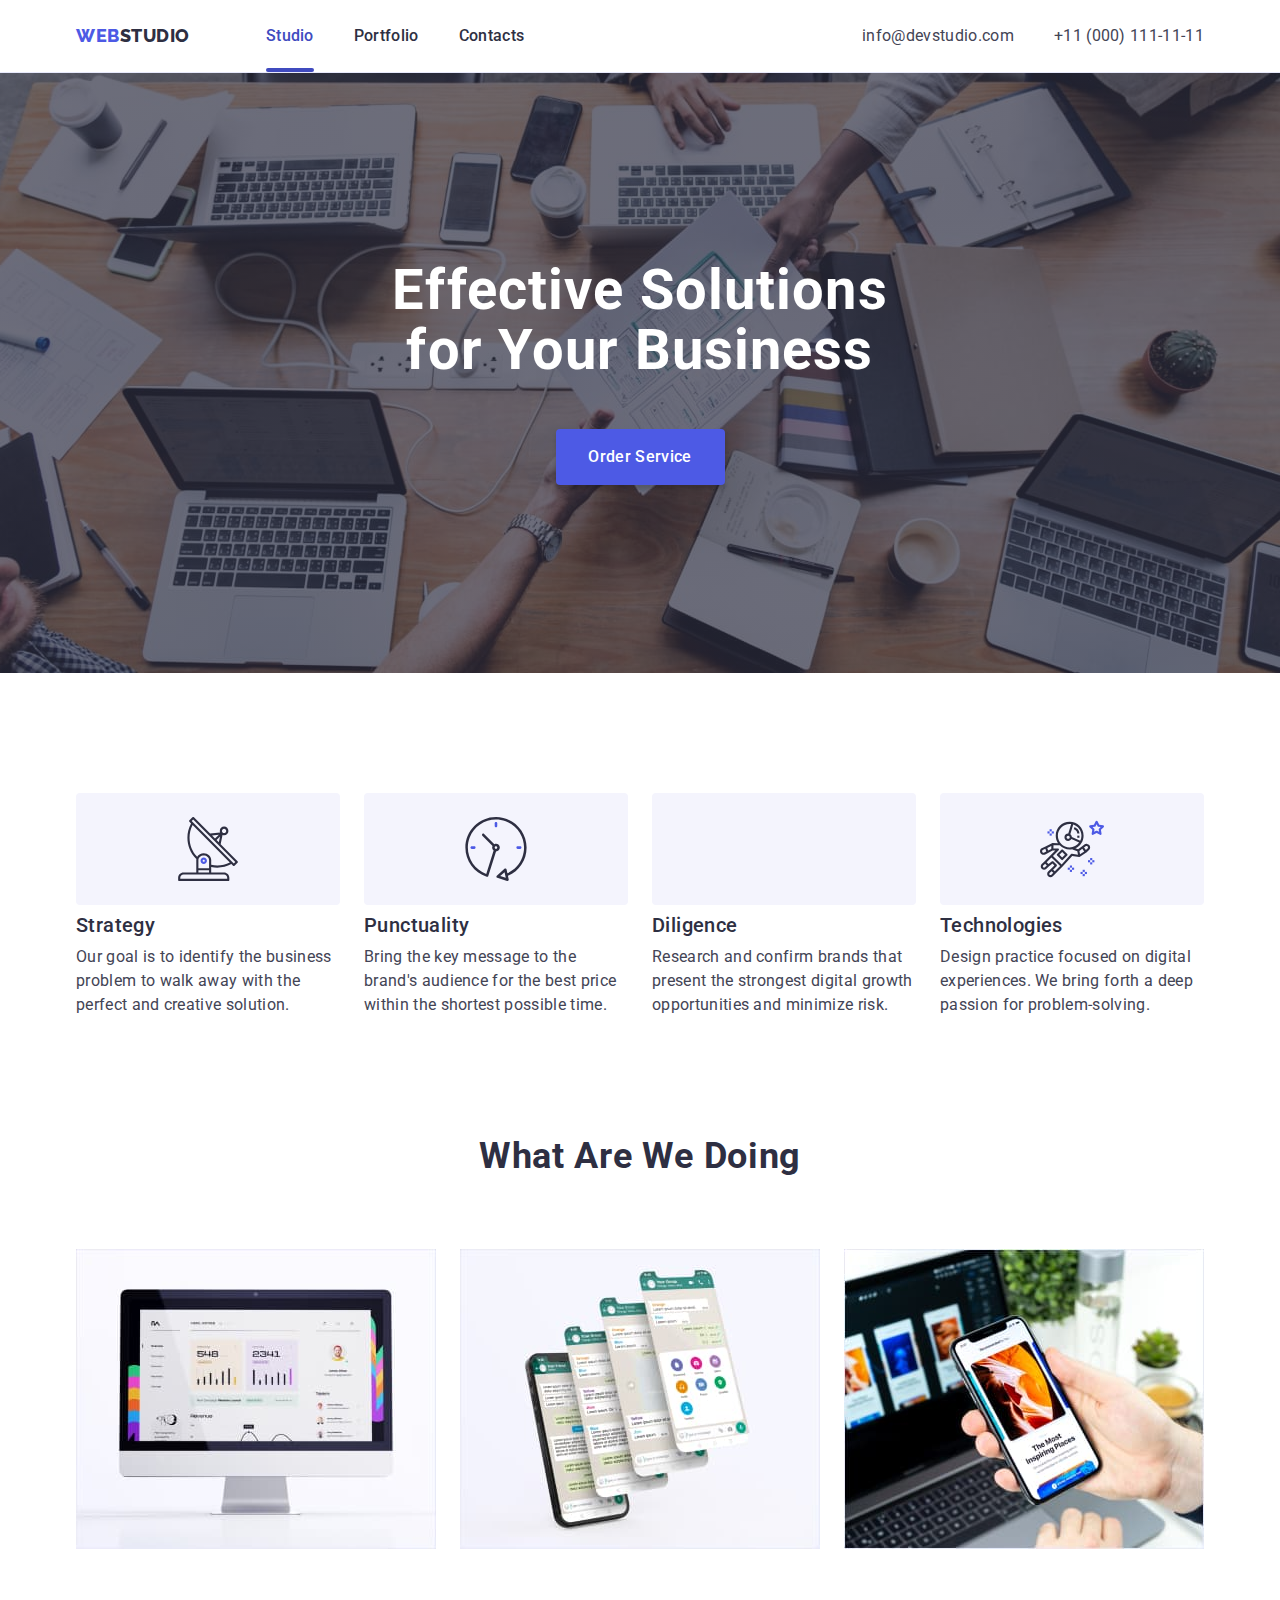
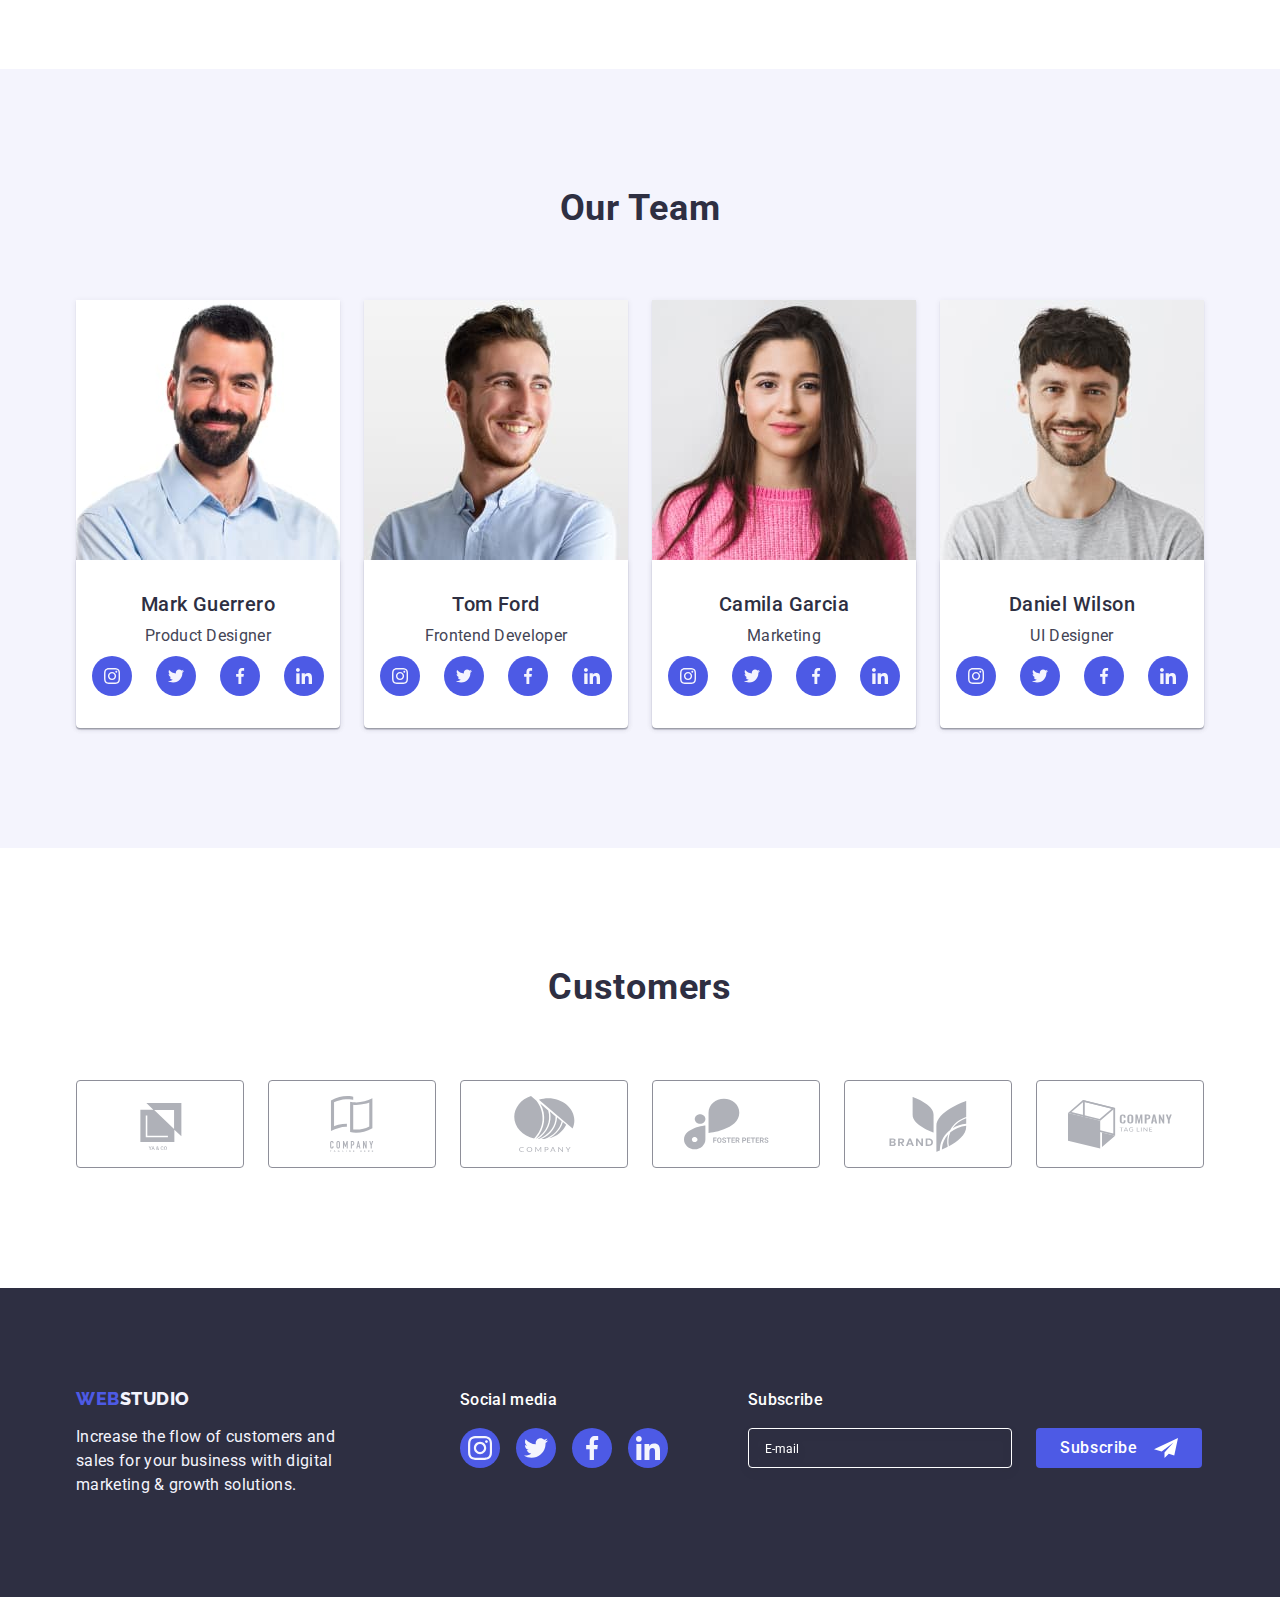
<file: index.html>
<!DOCTYPE html>
<html lang="en">
  <head>
    <meta charset="UTF-8" />
    <meta http-equiv="X-UA-Compatible" content="IE=edge" />
    <meta name="viewport" content="width=device-width, initial-scale=1.0" />
    <title>WebStudio</title>
    <link rel="preconnect" href="https://fonts.googleapis.com" />
    <link rel="preconnect" href="https://fonts.gstatic.com" crossorigin />
    <link
      href="https://fonts.googleapis.com/css2?family=Raleway:wght@800&family=Roboto:wght@400;500;700;900&display=swap"
      rel="stylesheet"
    />
    <link
      rel="stylesheet"
      href="https://cdnjs.cloudflare.com/ajax/libs/modern-normalize/1.1.0/modern-normalize.min.css"
    />
    <link rel="stylesheet" href="./css/styles.css" />
  </head>
  <body>
    <!-- Header -->
    <header class="header">
      <div class="container header-container">
        <nav class="header-nav">
          <a class="logo link" href="./index.html">Web<span class="logo-part">Studio</span></a>
          <ul class="site-nav list">
            <li class="site-nav-item"><a class="link current" href="./index.html">Studio</a></li>
            <li class="site-nav-item"><a class="link" href="./portfolio.html">Portfolio</a></li>
            <li class="site-nav-item"><a class="link" href="">Contacts</a></li>
          </ul>
        </nav>
        <address class="address">
          <ul class="list address-list">
            <li class="address-item">
              <a class="address-link link" href="mailto:info@devstudio.com">info@devstudio.com</a>
            </li>
            <li class="address-item">
              <a class="address-link link" href="tel:+110001111111">+11 (000) 111-11-11</a>
            </li>
          </ul>
        </address>
      </div>
    </header>
    <main>
      <!-- Hero section -->
      <section class="hero">
        <div class="container hero-container">
          <h1 class="hero-title">Effective Solutions for Your Business</h1>
          <button type="button" class="button" data-modal-open>Order Service</button>
        </div>
      </section>
      <!-- Our advantages -->
      <section class="section">
        <div class="container">
          <h2 class="section-title visually-hidden">Our advantages</h2>
          <ul class="advantage-list list">
            <li class="advantage-item">
              <div class="advantage-icon-wrap">
                <svg class="advantage-icon" width="64" height="64">
                  <use href="./images/icon.svg#icon-antenna"></use>
                </svg>
              </div>
              <h3 class="title">Strategy</h3>
              <p class="text">
                Our goal is to identify the business problem to walk away with the perfect and
                creative solution.
              </p>
            </li>
            <li class="advantage-item">
              <div class="advantage-icon-wrap">
                <svg class="advantage-icon" width="64" height="64">
                  <use href="./images/icon.svg#icon-clock"></use>
                </svg>
              </div>
              <h3 class="title">Punctuality</h3>
              <p class="text">
                Bring the key message to the brand's audience for the best price within the shortest
                possible time.
              </p>
            </li>
            <li class="advantage-item">
              <div class="advantage-icon-wrap">
                <svg class="advantage-icon" width="64" height="64">
                  <use href="./images/icon.svg#icon-diagram"></use>
                </svg>
              </div>
              <h3 class="title">Diligence</h3>
              <p class="text">
                Research and confirm brands that present the strongest digital growth opportunities
                and minimize risk.
              </p>
            </li>
            <li class="advantage-item">
              <div class="advantage-icon-wrap">
                <svg class="advantage-icon" width="64" height="64">
                  <use href="./images/icon.svg#icon-astronaut"></use>
                </svg>
              </div>
              <h3 class="title">Technologies</h3>
              <p class="text">
                Design practice focused on digital experiences. We bring forth a deep passion for
                problem-solving.
              </p>
            </li>
          </ul>
        </div>
      </section>
      <!--What are we doing  -->
      <section class="section section-work">
        <div class="container">
          <h2 class="section-title">What are we doing</h2>
          <ul class="list-work list">
            <li class="work-item">
              <img
                src="./images/work/work-1.jpg"
                alt="Monitor with image"
                width="360"
                height="300"
              />
            </li>
            <li class="work-item">
              <img
                src="./images/work/work-2.jpg"
                alt="Smartphone with open app"
                width="360"
                height="300"
              />
            </li>
            <li class="work-item">
              <img
                src="./images/work/work-3.jpg"
                alt="Browse smartphone"
                width="360"
                height="300"
              />
            </li>
          </ul>
        </div>
      </section>
      <!-- Our team -->
      <section class="section section-team">
        <div class="container">
          <h2 class="section-title">Our Team</h2>
          <ul class="team-list list">
            <li class="team-item">
              <img
                src="./images/our-team/our-team-1.jpg"
                alt="Mark Guerrero"
                width="264"
                height="260"
              />
              <div class="card-content-wrapper">
                <h3 class="title">Mark Guerrero</h3>
                <p class="text">Product Designer</p>
                <ul class="social-list list">
                  <li class="social-list-item">
                    <a href="" class="social-list-link">
                      <svg class="social-list-icon" width="16" height="16">
                        <use href="./images/icon.svg#icon-instagram"></use>
                      </svg>
                    </a>
                  </li>
                  <li class="social-list-item">
                    <a href="" class="social-list-link">
                      <svg class="social-list-icon" width="16" height="16">
                        <use href="./images/icon.svg#icon-twitter"></use>
                      </svg>
                    </a>
                  </li>
                  <li class="social-list-item">
                    <a href="" class="social-list-link">
                      <svg class="social-list-icon" width="16" height="16">
                        <use href="./images/icon.svg#icon-facebook"></use>
                      </svg>
                    </a>
                  </li>
                  <li class="social-list-item">
                    <a href="" class="social-list-link">
                      <svg class="social-list-icon" width="16" height="16">
                        <use href="./images/icon.svg#icon-linkedin"></use>
                      </svg>
                    </a>
                  </li>
                </ul>
              </div>
            </li>
            <li class="team-item">
              <img src="./images/our-team/our-team-2.jpg" alt="Tom Ford" width="264" height="260" />
              <div class="card-content-wrapper">
                <h3 class="title">Tom Ford</h3>
                <p class="text">Frontend Developer</p>
                <ul class="social-list list">
                  <li class="social-list-item">
                    <a href="" class="social-list-link">
                      <svg class="social-list-icon" width="16" height="16">
                        <use href="./images/icon.svg#icon-instagram"></use>
                      </svg>
                    </a>
                  </li>
                  <li class="social-list-item">
                    <a href="" class="social-list-link">
                      <svg class="social-list-icon" width="16" height="16">
                        <use href="./images/icon.svg#icon-twitter"></use>
                      </svg>
                    </a>
                  </li>
                  <li class="social-list-item">
                    <a href="" class="social-list-link">
                      <svg class="social-list-icon" width="16" height="16">
                        <use href="./images/icon.svg#icon-facebook"></use>
                      </svg>
                    </a>
                  </li>
                  <li class="social-list-item">
                    <a href="" class="social-list-link">
                      <svg class="social-list-icon" width="16" height="16">
                        <use href="./images/icon.svg#icon-linkedin"></use>
                      </svg>
                    </a>
                  </li>
                </ul>
              </div>
            </li>
            <li class="team-item">
              <img
                src="./images/our-team/our-team-3.jpg"
                alt="Camila Garcia"
                width="264"
                height="260"
              />
              <div class="card-content-wrapper">
                <h3 class="title">Camila Garcia</h3>
                <p class="text">Marketing</p>
                <ul class="social-list list">
                  <li class="social-list-item">
                    <a href="" class="social-list-link">
                      <svg class="social-list-icon" width="16" height="16">
                        <use href="./images/icon.svg#icon-instagram"></use>
                      </svg>
                    </a>
                  </li>
                  <li class="social-list-item">
                    <a href="" class="social-list-link">
                      <svg class="social-list-icon" width="16" height="16">
                        <use href="./images/icon.svg#icon-twitter"></use>
                      </svg>
                    </a>
                  </li>
                  <li class="social-list-item">
                    <a href="" class="social-list-link">
                      <svg class="social-list-icon" width="16" height="16">
                        <use href="./images/icon.svg#icon-facebook"></use>
                      </svg>
                    </a>
                  </li>
                  <li class="social-list-item">
                    <a href="" class="social-list-link">
                      <svg class="social-list-icon" width="16" height="16">
                        <use href="./images/icon.svg#icon-linkedin"></use>
                      </svg>
                    </a>
                  </li>
                </ul>
              </div>
            </li>
            <li class="team-item">
              <img
                src="./images/our-team/our-team-4.jpg"
                alt="Daniel Wilson"
                width="264"
                height="260"
              />
              <div class="card-content-wrapper">
                <h3 class="title">Daniel Wilson</h3>
                <p class="text">UI Designer</p>
                <ul class="social-list list">
                  <li class="social-list-item">
                    <a href="" class="social-list-link">
                      <svg class="social-list-icon" width="16" height="16">
                        <use href="./images/icon.svg#icon-instagram"></use>
                      </svg>
                    </a>
                  </li>
                  <li class="social-list-item">
                    <a href="" class="social-list-link">
                      <svg class="social-list-icon" width="16" height="16">
                        <use href="./images/icon.svg#icon-twitter"></use>
                      </svg>
                    </a>
                  </li>
                  <li class="social-list-item">
                    <a href="" class="social-list-link">
                      <svg class="social-list-icon" width="16" height="16">
                        <use href="./images/icon.svg#icon-facebook"></use>
                      </svg>
                    </a>
                  </li>
                  <li class="social-list-item">
                    <a href="" class="social-list-link">
                      <svg class="social-list-icon" width="16" height="16">
                        <use href="./images/icon.svg#icon-linkedin"></use>
                      </svg>
                    </a>
                  </li>
                </ul>
              </div>
            </li>
          </ul>
        </div>
      </section>

      <!-- Section Customers -->

      <section class="section section-customers">
        <div class="container">
          <h2 class="section-title">Customers</h2>
          <ul class="customers-list list">
            <li class="customers-list-item">
              <a href="" class="customers-list-link">
                <svg class="customers-list-icon" width="104" height="56">
                  <use href="./images/icon.svg#icon-logo-1"></use>
                </svg>
              </a>
            </li>
            <li class="customers-list-item">
              <a href="" class="customers-list-link">
                <svg class="customers-list-icon" width="104" height="56">
                  <use href="./images/icon.svg#icon-logo-2"></use>
                </svg>
              </a>
            </li>
            <li class="customers-list-item">
              <a href="" class="customers-list-link">
                <svg class="customers-list-icon" width="104" height="56">
                  <use href="./images/icon.svg#icon-logo-3"></use>
                </svg>
              </a>
            </li>
            <li class="customers-list-item">
              <a href="" class="customers-list-link">
                <svg class="customers-list-icon" width="104" height="56">
                  <use href="./images/icon.svg#icon-logo-4"></use>
                </svg>
              </a>
            </li>
            <li class="customers-list-item">
              <a href="" class="customers-list-link">
                <svg class="customers-list-icon" width="104" height="56">
                  <use href="./images/icon.svg#icon-logo-5"></use>
                </svg>
              </a>
            </li>
            <li class="customers-list-item">
              <a href="" class="customers-list-link">
                <svg class="customers-list-icon" width="104" height="56">
                  <use href="./images/icon.svg#icon-logo-6"></use>
                </svg>
              </a>
            </li>
          </ul>
        </div>
      </section>
    </main>
    <!-- footer -->
    <footer class="footer">
      <div class="container footer-container">
        <div class="logo-wrap">
          <a class="logo link" href="./index.html">Web<span class="logo-part">Studio</span></a>
          <p class="text">
            Increase the flow of customers and sales for your business with digital marketing &
            growth solutions.
          </p>
        </div>

        <div class="social-list-wrap">
          <p class="social-title">Social media</p>
          <ul class="social-list list">
            <li class="social-list-item">
              <a href="" class="social-list-link">
                <svg class="social-list-icon" width="24" height="24">
                  <use href="./images/icon.svg#icon-instagram"></use>
                </svg>
              </a>
            </li>
            <li class="social-list-item">
              <a href="" class="social-list-link">
                <svg class="social-list-icon" width="24" height="24">
                  <use href="./images/icon.svg#icon-twitter"></use>
                </svg>
              </a>
            </li>
            <li class="social-list-item">
              <a href="" class="social-list-link">
                <svg class="social-list-icon" width="24" height="24">
                  <use href="./images/icon.svg#icon-facebook"></use>
                </svg>
              </a>
            </li>
            <li class="social-list-item">
              <a href="" class="social-list-link">
                <svg class="social-list-icon" width="24" height="24">
                  <use href="./images/icon.svg#icon-linkedin"></use>
                </svg>
              </a>
            </li>
          </ul>
        </div>
        <div class="footer-subscribe-wrap">
          <p class="footer-subscribe-field-desc">Subscribe</p>
          <form class="footer-form">
            <label class="footer-subscribe-field">
              <input
                class="footer-subscribe-field-input"
                type="email"
                name="user_email"
                placeholder="E-mail"
              />
            </label>
            <button type="submit" class="footer-subscribe-btn"
              >Subscribe
              <svg class="footer-subscribe-icon" width="24" height="24">
                <use href="./images/icon.svg#icon-subscribe-telegram"></use>
              </svg>
            </button>
          </form>
        </div>
      </div>
    </footer>

    <!-- Modal -->

    <div class="backdrop is-hidden" data-modal>
      <div class="modal">
        <button type="button" class="modal-close-btn" data-modal-close>
          <svg class="modal-close-btn-icon" width="8" height="8">
            <use href="./images/icon.svg#icon-close-btn"></use>
          </svg>
        </button>
        <form class="modal-form">
          <p class="modal-desc">Leave your contacts and we will call you back</p>
          <label class="modal-form-field">
            <span class="modal-form-imput-desc"> Name </span>
            <span class="modal-form-input-wrap">
              <input type="text" name="user_name" class="modal-form-input" />
              <svg class="modal-form-imput-icon" width="12" height="12">
                <use href="./images/icon.svg#icon-name"></use>
              </svg>
            </span>
          </label>
          <label class="modal-form-field">
            <span class="modal-form-imput-desc"> Phone </span>
            <span class="modal-form-input-wrap">
              <input type="tel" name="user_phone" class="modal-form-input" />
              <svg class="modal-form-imput-icon" width="13" height="13">
                <use href="./images/icon.svg#icon-phone"></use>
              </svg>
            </span>
          </label>
          <label class="modal-form-field">
            <span class="modal-form-imput-desc"> Email </span>
            <span class="modal-form-input-wrap">
              <input type="email" name="user_email" class="modal-form-input" />
              <svg class="modal-form-imput-icon" width="15" height="12">
                <use href="./images/icon.svg#icon-email"></use>
              </svg>
            </span>
          </label>
          <label class="modal-form-field">
            <span class="modal-form-imput-desc">Comment</span>
            <textarea
              class="modal-form-massage"
              name="user_massage"
              placeholder="Text input"
            ></textarea>
          </label>
          <input
            id="user-policy"
            type="checkbox"
            name="user_policy"
            class="modal-form-check visually-hidden"
          />
          <label for="user-policy" class="modal-form-check-desk"
            >I accept the terms and conditions of the&nbsp;<a class="footer-modal-link" href=""
              >Privacy Policy</a
            ></label
          >
          <button type="submit" class="modal-form-submit-btn">Send</button>
        </form>
      </div>
    </div>
    <script src="./js/modal.js"></script>
  </body>
</html>
</file>
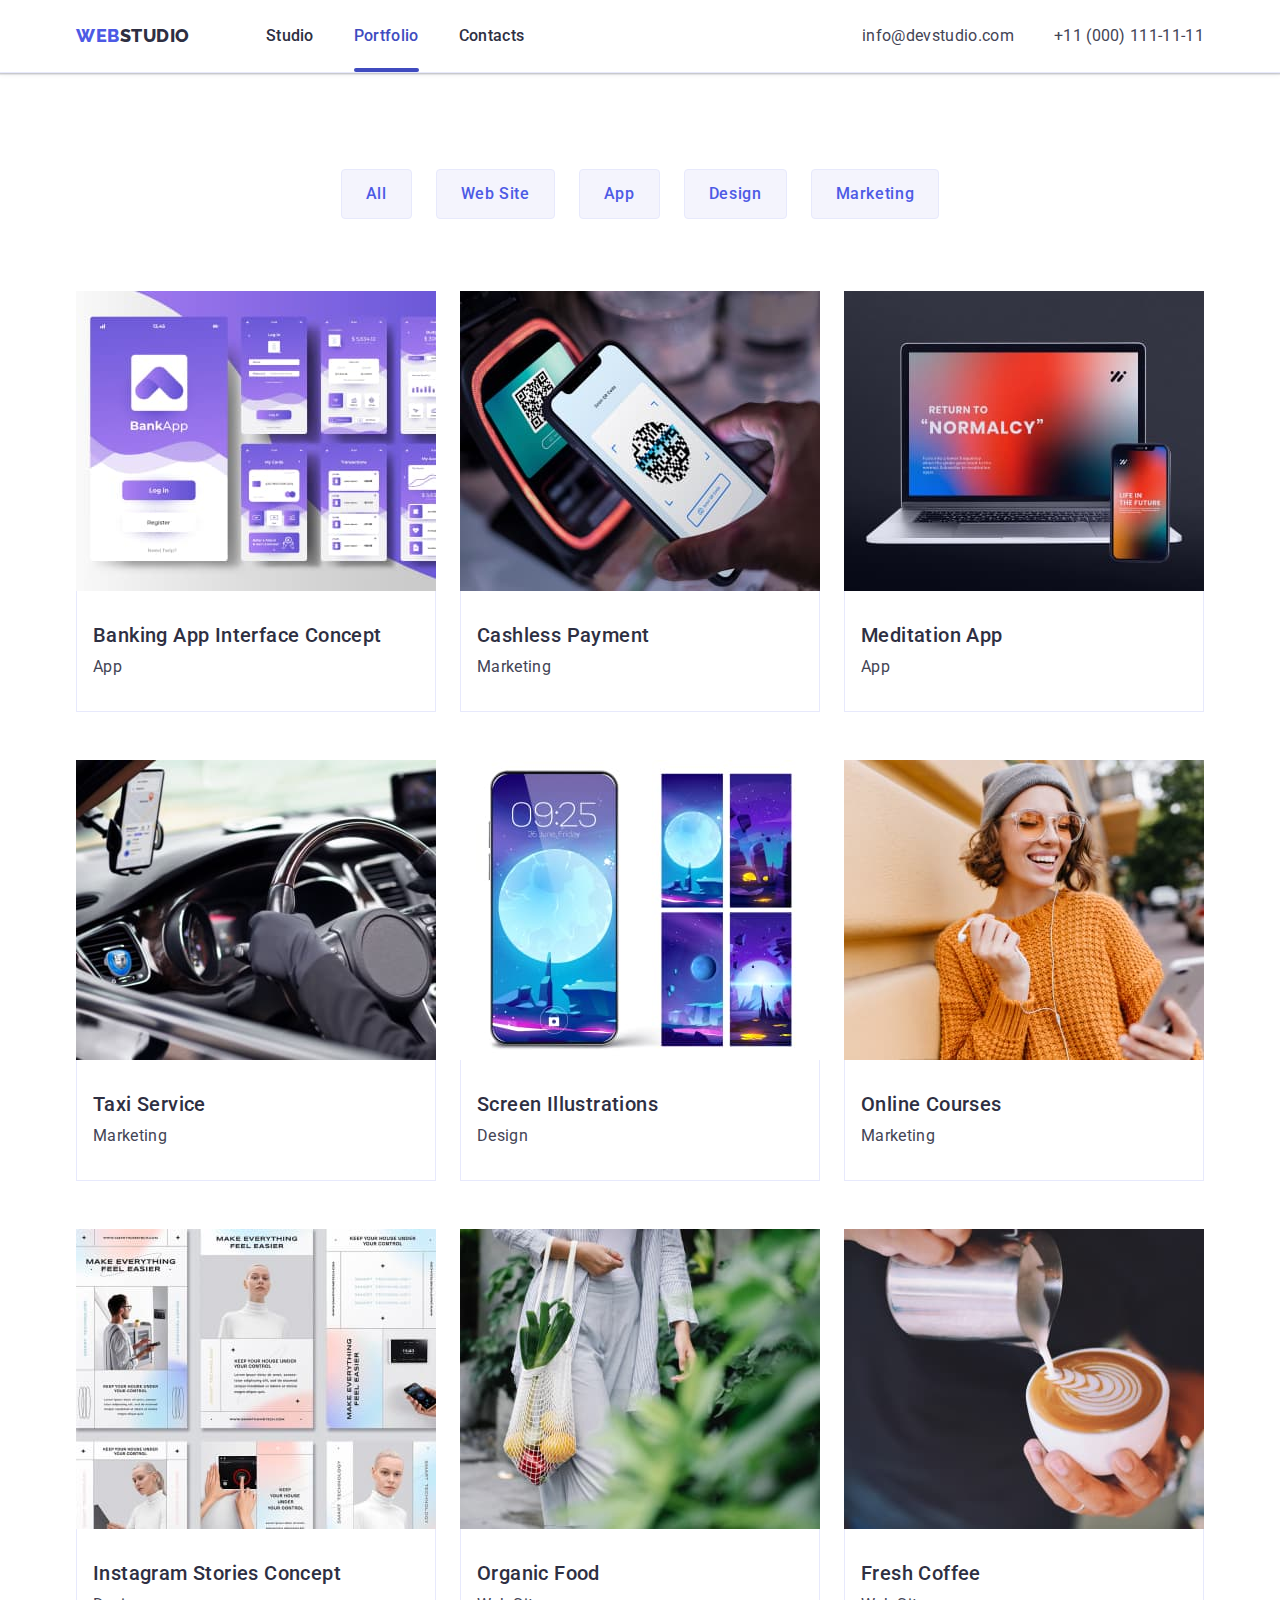
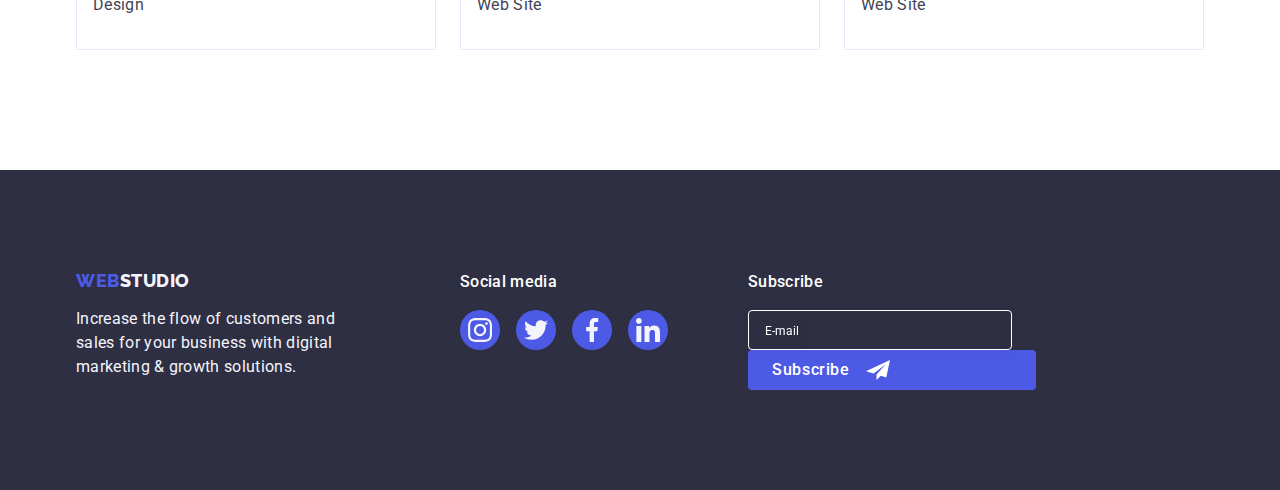
<file: portfolio.html>
<!DOCTYPE html>
<html lang="en">
  <head>
    <meta charset="UTF-8" />
    <meta http-equiv="X-UA-Compatible" content="IE=edge" />
    <meta name="viewport" content="width=device-width, initial-scale=1.0" />
    <title>WebStudio</title>
    <link rel="preconnect" href="https://fonts.googleapis.com" />
    <link rel="preconnect" href="https://fonts.gstatic.com" crossorigin />
    <link
      href="https://fonts.googleapis.com/css2?family=Raleway:wght@800&family=Roboto:wght@400;500;700;900&display=swap"
      rel="stylesheet"
    />
    <link
      rel="stylesheet"
      href="https://cdnjs.cloudflare.com/ajax/libs/modern-normalize/1.1.0/modern-normalize.min.css"
    />
    <link rel="stylesheet" href="./css/styles.css" />
  </head>
  <body>
    <!-- Header -->
    <header class="header">
      <div class="container header-container">
        <nav class="header-nav">
          <a class="logo link" href="./index.html">Web<span class="logo-part">Studio</span></a>
          <ul class="site-nav list">
            <li class="site-nav-item"><a class="link" href="./index.html">Studio</a></li>
            <li class="site-nav-item"><a class="link current" href="./portfolio.html">Portfolio</a></li>
            <li class="site-nav-item"><a class="link" href="">Contacts</a></li>
          </ul>
        </nav>
        <address class="address">
          <ul class="list address-list">
            <li class="address-item">
              <a class="address-link link" href="mailto:info@devstudio.com">info@devstudio.com</a>
            </li>
            <li class="address-item">
              <a class="address-link link" href="tel:+110001111111">+11 (000) 111-11-11</a>
            </li>
          </ul>
        </address>
      </div>
    </header>
    <main>
      <section class="section-portfolio">
        <div class="container">
          <h1 class="visually-hidden">Portfolio</h1>
          <ul class="button-list list">
            <li class="button-item"><button type="button" class="btn">All</button></li>
            <li class="button-item"><button type="button" class="btn">Web Site</button></li>
            <li class="button-item"><button type="button" class="btn">App</button></li>
            <li class="button-item"><button type="button" class="btn">Design</button></li>
            <li class="button-item"><button type="button" class="btn">Marketing</button></li>
          </ul>
          <ul class="portfolio-list list">
            <li class="portfolio-item">
              <a href="" class="link portfolio-link">
                <div class="card-img-wrapper">
                <img
                  src="./images/projects/project-card-1.jpg"
                  alt="Banking App Interface Concept"
                  width="360"
                  height="300"
                />
                <p class="overlay">
                  14 Stylish and User-Friendly App Design Concepts · Task Manager App · Calorie
                  Tracker App · Exotic Fruit Ecommerce App · Cloud Storage App
                </p>
              </div>
                <div class="card-content-wrap">
                  <h2 class="card-title">Banking App Interface Concept</h2>
                  <p class="text">App</p>
                </div>
              </a>
            </li>
            <li class="portfolio-item">
              <a href="" class="link portfolio-link"
                >
                <div class="card-img-wrapper">
                <img
                  src="./images/projects/project-card-2.jpg"
                  alt="Reading a qr code with smartphone"
                  width="360"
                  height="300"
                />
                <p class="overlay">
                  14 Stylish and User-Friendly App Design Concepts · Task Manager App · Calorie
                  Tracker App · Exotic Fruit Ecommerce App · Cloud Storage App
                </p>
              </div>
                <div class="card-content-wrap">
                  <h2 class="card-title">Cashless Payment</h2>
                  <p class="text">Marketing</p>
                </div>
              </a>
            </li>
            <li class="portfolio-item">
              <a href="" class="link portfolio-link"
                >
                <div class="card-img-wrapper">
                <img
                  src="./images/projects/project-card-3.jpg"
                  alt="Aplication on the screen of laptop and smartphone"
                  width="360"
                  height="300"
                />
                <p class="overlay">
                  14 Stylish and User-Friendly App Design Concepts · Task Manager App · Calorie
                  Tracker App · Exotic Fruit Ecommerce App · Cloud Storage App
                </p>
              </div>
                 <div class="card-content-wrap">
                  <h2 class="card-title">Meditation App</h2>
                  <p class="text">App</p>
                </div>
              </a>
            </li>
            <li class="portfolio-item">
              <a href="" class="link portfolio-link"
                >
                <div class="card-img-wrapper">
                <img
                  src="./images/projects/project-card-4.jpg"
                  alt="Driver driving a car"
                  width="360"
                  height="300"
                />
                <p class="overlay">
                  14 Stylish and User-Friendly App Design Concepts · Task Manager App · Calorie
                  Tracker App · Exotic Fruit Ecommerce App · Cloud Storage App
                </p>
              </div>
                <div class="card-content-wrap">
                  <h2 class="card-title">Taxi Service</h2>
                  <p class="text">Marketing</p>
                </div>
              </a>
            </li>
            <li class="portfolio-item">
              <a href="" class="link portfolio-link"
                >
                <div class="card-img-wrapper">
                <img
                  src="./images/projects/project-card-5.jpg"
                  alt="Screen Illustrations for smartphone"
                  width="360"
                  height="300"
                />
                <p class="overlay">
                  14 Stylish and User-Friendly App Design Concepts · Task Manager App · Calorie
                  Tracker App · Exotic Fruit Ecommerce App · Cloud Storage App
                </p>
              </div>
                <div class="card-content-wrap">
                  <h2 class="card-title">Screen Illustrations</h2>
                  <p class="text">Design</p>
                </div>
              </a>
            </li>
            <li class="portfolio-item">
              <a href="" class="link portfolio-link"
                >
                <div class="card-img-wrapper">
                <img
                  src="./images/projects/project-card-6.jpg"
                  alt="Girl with headphones"
                  width="360"
                  height="300"
                />
                <p class="overlay">
                  14 Stylish and User-Friendly App Design Concepts · Task Manager App · Calorie
                  Tracker App · Exotic Fruit Ecommerce App · Cloud Storage App
                </p>
              </div>
                <div class="card-content-wrap">
                  <h2 class="card-title">Online Courses</h2>
                  <p class="text">Marketing</p>
                </div>
              </a>
            </li>
            <li class="portfolio-item">
              <a href="" class="link portfolio-link"
                >
                <div class="card-img-wrapper">
                <img
                  src="./images/projects/project-card-7.jpg"
                  alt="Instagram Stories Concept Illustrations"
                  width="360"
                  height="300"
                />
                <p class="overlay">
                  14 Stylish and User-Friendly App Design Concepts · Task Manager App · Calorie
                  Tracker App · Exotic Fruit Ecommerce App · Cloud Storage App
                </p>
              </div>
                <div class="card-content-wrap">
                  <h2 class="card-title">Instagram Stories Concept</h2>
                  <p class="text">Design</p>
                </div>
              </a>
            </li>
            <li class="portfolio-item">
              <a href="" class="link portfolio-link"
                >
                <div class="card-img-wrapper">
                <img
                  src="./images/projects/project-card-8.jpg"
                  alt="Woman carrying food in a bag"
                  width="360"
                  height="300"
                />
                <p class="overlay">
                  14 Stylish and User-Friendly App Design Concepts · Task Manager App · Calorie
                  Tracker App · Exotic Fruit Ecommerce App · Cloud Storage App
                </p>
              </div>
                <div class="card-content-wrap">
                  <h2 class="card-title">Organic Food</h2>
                  <p class="text">Web Site</p>
                </div>
              </a>
            </li>
            <li class="portfolio-item">
              <a href="" class="link portfolio-link"
                >
                <div class="card-img-wrapper">
                <img
                  src="./images/projects/project-card-9.jpg"
                  alt="Milk is poured into a cup of coffee"
                  width="360"
                  height="300"
                />
                <p class="overlay">
                  14 Stylish and User-Friendly App Design Concepts · Task Manager App · Calorie
                  Tracker App · Exotic Fruit Ecommerce App · Cloud Storage App
                </p>
              </div>
                <div class="card-content-wrap">
                  <h2 class="card-title">Fresh Coffee</h2>
                  <p class="text">Web Site</p>
                </div>
              </a>
            </li>
          </ul>
        </div>
      </section>
    </main>
    <!-- footer -->
    <footer class="footer">
      <div class="container footer-container">
        <div class="logo-wrap">
          <a class="logo link" href="./index.html">Web<span class="logo-part">Studio</span></a>
          <p class="text">
            Increase the flow of customers and sales for your business with digital marketing &
            growth solutions.
          </p>
        </div>

        <div class="social-list-wrap">
          <p class="social-title">Social media</p>
          <ul class="social-list list">
            <li class="social-list-item">
              <a href="" class="social-list-link">
                <svg class="social-list-icon" width="24" height="24">
                  <use href="./images/icon.svg#icon-instagram"></use>
                </svg>
              </a>
            </li>
            <li class="social-list-item">
              <a href="" class="social-list-link">
                <svg class="social-list-icon" width="24" height="24">
                  <use href="./images/icon.svg#icon-twitter"></use>
                </svg>
              </a>
            </li>
            <li class="social-list-item">
              <a href="" class="social-list-link">
                <svg class="social-list-icon" width="24" height="24">
                  <use href="./images/icon.svg#icon-facebook"></use>
                </svg>
              </a>
            </li>
            <li class="social-list-item">
              <a href="" class="social-list-link">
                <svg class="social-list-icon" width="24" height="24">
                  <use href="./images/icon.svg#icon-linkedin"></use>
                </svg>
              </a>
            </li>
          </ul>
        </div>
        <div class="footer-subscribe-wrap">
          <label class="footer-subscribe-field">
            <p class="footer-subscribe-field-desc">Subscribe</p>
            <input class="footer-subscribe-field-input" type="email" name="user_email" placeholder="E-mail" />
          </label>
          <button  type="submit" class="footer-subscribe-btn">Subscribe
            <svg class="footer-subscribe-icon" width="24" height="24">
                <use href="./images/icon.svg#icon-subscribe-telegram"></use>
              </svg>
          </button>
        </div>
      </div>
    </footer>
  </body>
</html>
</file>
<file: css/styles.css>
:root {
  --primary-text-color: #434455;
  --title-text-color: #2e2f42;
  --accent-text-color: #404bbf;
  --logo-text-color: #4d5ae5;
  --primary-white-color: #ffffff;
  --footer-logo-part-color: #f4f4fd;
  --footer-social-link-color: #31d0aa;
  --background-modal-btn-color: #e7e9fc;
  --span-imput-color: #8e8f99;
  --transition-duration-func: 250ms cubic-bezier(0.4, 0, 0.2, 1);
}

h1,
h2,
h3,
p {
  margin-top: 0;
  margin-bottom: 0;
}

ul {
  margin-top: 0;
  margin-bottom: 0;
  padding-left: 0;
}
img {
  display: block;
  max-width: 100%;
  height: auto;
}

.visually-hidden {
  position: absolute;
  width: 1px;
  height: 1px;
  margin: -1px;
  border: 0;
  padding: 0;
  white-space: nowrap;
  clip-path: inset(100%);
  clip: rect(0 0 0 0);
  overflow: hidden;
}

.header {
  border-bottom: 1px solid #e7e9fc;
  box-shadow: 0px 2px 1px rgba(46, 47, 66, 0.08), 0px 1px 1px rgba(46, 47, 66, 0.16),
    0px 1px 6px rgba(46, 47, 66, 0.08);
}
.container {
  width: 1158px;
  margin-left: auto;
  margin-right: auto;
  padding: 0 15px;
}
.header-container {
  display: flex;
  justify-content: space-between;
  align-items: center;
}
body {
  font-family: 'Roboto', sans-serif;
  color: var(--primary-text-color);
  background-color: var(--primary-white-color);
}

.list {
  list-style: none;
}

.link {
  text-decoration: none;
}

/* Logo */

.logo {
  font-family: 'Raleway', sans-serif;
  font-weight: 800;
  font-size: 18px;
  line-height: 1.17;
  letter-spacing: 0.03em;
  text-transform: uppercase;
  color: var(--logo-text-color);
  margin-right: 76px;
  align-items: center;
}

.logo-part {
  color: var(--title-text-color);
}

.header-nav {
  display: flex;
  align-items: center;
  margin-right: auto;
}

/* Site-nav */

.site-nav {
  display: flex;
  align-items: center;
  gap: 40px;
}
.site-nav .link {
  font-weight: 500;
  font-size: 16px;
  line-height: calc(24 / 16);
  letter-spacing: 0.02em;
  color: var(--title-text-color);
  transition: color var(--transition-duration-func);
}

.site-nav .link.current {
  color: var(--accent-text-color);
}

.site-nav-item .link.current::after {
  position: absolute;
  bottom: 0;
  display: block;
  content: '';
  width: 100%;
  height: 4px;
  background-color: var(--accent-text-color);
  border-radius: 2px;
  transition: background-color var(--transition-duration-func);
}

.site-nav-item {
  position: relative;
  padding: 24px 0;
}

.site-nav .link:hover,
.site-nav .link:focus {
  color: var(--accent-text-color);
}

.site-nav-item > .link {
  padding: 24px 0;
}

.address {
  font-style: normal;
}

.address-list {
  display: flex;
  align-items: center;
  gap: 40px;
}

.address-link {
  font-weight: 400;
  font-size: 16px;
  line-height: calc(24 / 16);
  letter-spacing: 0.02em;
  color: var(--primary-text-color);
  transition: color var(--transition-duration-func);
}

.address-link:hover,
.address-link:focus {
  color: var(--accent-text-color);
}

/* Hero */

.hero {
  background-color: var(--title-text-color);
  padding: 188px 0;
  background-image: linear-gradient(rgba(46, 47, 66, 0.7), rgba(46, 47, 66, 0.7)),
    url(../images/people-office-1.jpg);
  max-width: 1440px;
  margin: 0 auto;
  background-repeat: no-repeat;
  background-position: center;
  background-size: cover;
}

.hero-title {
  font-weight: 700;
  font-size: 56px;
  line-height: 1.07;
  text-align: center;
  letter-spacing: 0.02em;
  color: var(--primary-white-color);
  margin: 0 auto 48px;
  max-width: 496px;
  height: 120px;
}

.hero-container {
  display: flex;
  flex-direction: column;
  align-items: center;
}

.button {
  font-family: inherit;
  font-weight: 500;
  font-size: 16px;
  line-height: calc(24 / 16);
  letter-spacing: 0.04em;
  color: var(--primary-white-color);
  background-color: var(--logo-text-color);
  cursor: pointer;
  letter-spacing: 0.02em;
  padding: 16px 32px;
  box-shadow: 0px 4px 4px rgba(0, 0, 0, 0.15);
  border-radius: 4px;
  min-width: 169px;
  height: 56px;
  border: none;
  margin: 0 auto;
  transition: background-color var(--transition-duration-func);
}

.button:hover,
.button:focus {
  background-color: var(--accent-text-color);
}

.section {
  padding-top: 120px;
  padding-bottom: 120px;
}

/* Advantage */

.advantage-list {
  display: flex;
  gap: 24px;
}

.advantage-list .title {
  font-weight: 500;
  font-size: 20px;
  line-height: calc(24 / 20);
  letter-spacing: 0.02em;
  color: var(--title-text-color);
  margin-bottom: 8px;
}

.advantage-list > .advantage-item {
  flex-basis: calc((100% - 3 * 24px) / 4);
  justify-content: center;
  display: flex;
  flex-direction: column;
}

.advantage-list .text {
  font-size: 16px;
  line-height: calc(24 / 16);
  letter-spacing: 0.02em;
}

.advantage-icon-wrap {
  background-color: var(--footer-logo-part-color);
  border-radius: 4px;
  margin-bottom: 8px;
  display: flex;
  align-items: center;
  justify-content: center;
  height: 112px;
  width: 100%;
}

/* what are we doing */

.section-work {
  padding-top: 0;
}
.section-title {
  font-weight: 700;
  font-size: 36px;
  line-height: 1.1;
  text-align: center;
  letter-spacing: 0.02em;
  text-transform: capitalize;
  color: var(--title-text-color);
  margin-bottom: 72px;
}

.list-work {
  display: flex;
  justify-content: space-between;
  margin-top: 72px;
  gap: 24px;
}

.work-item {
  width: calc((100% - 48) / 3);
}

/* Our team */

.section-team {
  background-color: var(--footer-logo-part-color);
}

.team-item {
  background-color: var(--primary-white-color);
  width: calc((100% - 72) / 4);
  box-shadow: 0px 1px 6px rgba(46, 47, 66, 0.08), 0px 1px 1px rgba(46, 47, 66, 0.16),
    0px 2px 1px rgba(46, 47, 66, 0.08);
  border-radius: 0px 0px 4px 4px;
}

.team-list .title {
  font-weight: 500;
  font-size: 20px;
  line-height: calc(24 / 20);
  letter-spacing: 0.02em;
  text-align: center;
  color: var(--title-text-color);
  margin-bottom: 8px;
}

.team-list .text {
  font-size: 16px;
  line-height: calc(24 / 16);
  letter-spacing: 0.02em;
  text-align: center;
  color: var(--primary-text-color);
  margin-bottom: 8px;
}

.team-list {
  display: flex;
  justify-content: space-between;
  gap: 24px;
}

.card-content-wrapper {
  box-shadow: 0px 1px 6px rgba(46, 47, 66, 0.08), 0px 1px 1px rgba(46, 47, 66, 0.16),
    0px 2px 1px rgba(46, 47, 66, 0.08);
  border-radius: 0px 0px 4px 4px;
  padding: 32px 0;
}

.social-list {
  display: flex;
  justify-content: center;
  gap: 24px;
}

.social-list-item {
  width: 40px;
  height: 40px;
}

.social-list-link {
  display: flex;
  justify-content: center;
  align-items: center;
  width: 100%;
  height: 100%;
  border-radius: 50%;
  background-color: var(--logo-text-color);
  transition: background-color var(--transition-duration-func);
}

.social-list-link:hover,
.social-list-link:focus {
  background-color: var(--accent-text-color);
}

.social-list-icon {
  fill: var(--footer-logo-part-color);
}

/* Customers */

.customers-list {
  display: flex;
  justify-content: space-between;
  gap: 24px;
}

.customers-list-item {
  width: calc((100% - 120px) / 6);
  height: 88px;
}

.customers-list-link {
  width: 100%;
  height: 100%;
  border: 1px solid #8e8f99;
  border-radius: 4px;
  display: flex;
  justify-content: center;
  align-items: center;
  color: #afb1b8;
  transition: color var(--transition-duration-func), border-color var(--transition-duration-func);
}

.customers-list-link:hover,
.customers-list-link:focus {
  color: var(--accent-text-color);
  border-color: var(--accent-text-color);
}

.customers-list-icon {
  fill: currentColor;
}

/* Footer */

.footer {
  background-color: var(--title-text-color);
  padding: 100px 0;
}

.footer .logo {
  display: inline-block;
  margin-bottom: 16px;
  margin-right: 0;
}

.footer .logo-part {
  color: var(--footer-logo-part-color);
}

.footer .text {
  font-size: 16px;
  line-height: calc(24 / 16);
  letter-spacing: 0.02em;
  color: var(--footer-logo-part-color);
  max-width: 264px;
}

.footer .social-title {
  font-weight: 500;
  font-size: 16px;
  line-height: calc(24 / 16);
  color: var(--primary-white-color);
  margin-bottom: 16px;
  letter-spacing: 0.02em;
}

.footer .social-list-link:hover,
.footer .social-list-link:focus {
  background-color: var(--footer-social-link-color);
}

.footer-container {
  display: flex;
  align-items: baseline;
}

.footer .social-list {
  gap: 16px;
}

.logo-wrap {
  width: 264px;
  margin-right: 120px;
}

.social-list-wrap {
  display: inline-flex;
  flex-direction: column;
  width: 208px;
  align-items: baseline;
  margin-right: 80px;
}

.footer-subscribe-wrap {
  display: flex;
flex-direction: column;
}

.footer-form {
display: flex;
}

.footer-subscribe-field-desc {
  margin-bottom: 16px;
  font-weight: 500;
  font-size: 16px;
  line-height: calc(24 / 16);
  letter-spacing: 0.02em;
  color: var(--primary-white-color);
}

.footer-subscribe-field {
  margin-right: 24px;
}

.footer-subscribe-field-input {
  width: 264px;
  height: 40px;
  border: 1px solid #ffffff;
  color: var(--primary-white-color);
  background-color: transparent;
  filter: drop-shadow(0px 4px 4px rgba(0, 0, 0, 0.15));
  border-radius: 4px;
  padding-left: 16px;
}

.footer-subscribe-field-input::placeholder {
  font-size: 12px;
  line-height: calc(24 / 12);
  color: var(--primary-white-color);
}

.footer-subscribe-btn {
  display: flex;
  align-items: center;
  padding: 8px 24px;
  gap: 16px;
  font-family: inherit;
  font-weight: 500;
  font-size: 16px;
  line-height: calc(24 / 16);
  letter-spacing: 0.04em;
  color: var(--primary-white-color);
  background-color: var(--logo-text-color);
  border-radius: 4px;
  border: none;
  cursor: pointer;
  transition: background-color var(--transition-duration-func);
}

.footer-subscribe-btn:hover,
.footer-subscribe-btn:focus {
  background-color: var(--accent-text-color);
}


/* Portfolio */

.button-list.list {
  display: flex;
  justify-content: center;
  gap: 24px;
  margin-bottom: 72px;
}

.btn {
  font-family: inherit;
  font-weight: 500;
  font-size: 16px;
  line-height: calc(24 / 16);
  letter-spacing: 0.04em;
  color: var(--logo-text-color);
  background-color: var(--footer-logo-part-color);
  cursor: pointer;
  border: 1px solid #e7e9fc;
  border-radius: 4px;
  padding: 12px 24px;
  transition: color var(--transition-duration-func),
    background-color var(--transition-duration-func), box-shadow var(--transition-duration-func),
    border var(--transition-duration-func);
}

.btn:hover,
.btn:focus {
  color: var(--primary-white-color);
  background-color: var(--accent-text-color);
  box-shadow: 0px 3px 1px rgba(0, 0, 0, 0.1), 0px 2px 1px rgba(0, 0, 0, 0.08),
    0px 2px 2px rgba(0, 0, 0, 0.12);
  border: 1px solid transparent;
}

.btn:active {
  color: var(--primary-white-color);
  background-color: var(--accent-text-color);
}

.section-portfolio {
  padding: 96px 0 120px 0;
}

.portfolio-list {
  display: flex;
  flex-wrap: wrap;
  column-gap: 24px;
  row-gap: 48px;
}

.portfolio-list > .portfolio-item {
  width: calc((100% - 48px) / 3);
}

.overlay {
  position: absolute;
  top: 0;
  left: 0;
  width: 100%;
  height: 100%;
  transform: translate(0, 100%);
  transition: transform var(--transition-duration-func);

  font-size: 16px;
  line-height: calc(24 / 16);
  letter-spacing: 0.02em;
  background-color: var(--logo-text-color);
  color: var(--footer-logo-part-color);
  padding: 40px 32px 164px;
}

.portfolio-link:hover .overlay,
.portfolio-link:focus .overlay {
  transform: translate(0, 0);
}

.card-img-wrapper {
  position: relative;
  overflow: hidden;
}

.card-content-wrap {
  border: 1px solid #e7e9fc;
  border-top: none;
  padding: 32px 0 32px 16px;
}

.portfolio-link {
  display: block;
}

.portfolio-link:hover,
.portfolio-link:focus {
  box-shadow: 0px 1px 6px rgba(46, 47, 66, 0.08), 0px 1px 1px rgba(46, 47, 66, 0.16),
    0px 2px 1px rgba(46, 47, 66, 0.08);
}

.portfolio-list .card-title {
  font-weight: 500;
  font-size: 20px;
  line-height: 24px;
  letter-spacing: 0.02em;
  color: var(--title-text-color);
  margin-bottom: 8px;
}

.portfolio-list .text {
  font-size: 16px;
  line-height: calc(24 / 16);
  letter-spacing: 0.02em;
  color: var(--primary-text-color);
}

/* MODAL WINDOW */

.backdrop {
  position: fixed;
  top: 0;
  left: 0;
  z-index: 100;
  width: 100%;
  height: 100%;
  background-color: rgba(46, 47, 66, 0.4);
}

.backdrop.is-hidden {
  opacity: 0;
  visibility: hidden;
  pointer-events: none;
}

.modal {
  position: absolute;
  left: 50%;
  top: 50%;
  transform: translate(-50%, -50%);
  width: 408px;
  min-height: 576px;
  background-color: #fcfcfc;
  box-shadow: 0px 1px 1px rgba(0, 0, 0, 0.14), 0px 1px 3px rgba(0, 0, 0, 0.12),
    0px 2px 1px rgba(0, 0, 0, 0.2);
  border-radius: 4px;
  padding: 79px 24px 24px;
}

.modal-close-btn {
  position: absolute;
  top: 24px;
  right: 24px;
  display: flex;
  justify-content: center;
  align-items: center;
  background-color: var(--background-modal-btn-color);
  border: 1px solid rgba(0, 0, 0, 0.1);
  padding: 0;
  width: 24px;
  height: 24px;
  border-radius: 50%;
  transition: background-color var(--transition-duration-func);
}

.modal-close-btn:hover,
.modal-close-btn:focus {
  background-color: var(--accent-text-color);
  cursor: pointer;
}

.modal-close-btn-icon {
  fill: var(--title-text-color);
  transition: fill var(--transition-duration-func);
}

.modal-close-btn:hover .modal-close-btn-icon,
.modal-close-btn:focus .modal-close-btn-icon {
  fill: var(--primary-white-color);
}

.modal-desc {
  font-weight: 500;
  font-size: 16px;
  line-height: calc(24 / 16);
  letter-spacing: 0.02em;
  color: var(--title-text-color);
  margin: 0 auto 16px;
}

.modal-form {
  display: flex;
  flex-direction: column;
}

.modal-form-input {
  width: 100%;
  height: 40px;
  border: 1px solid rgba(46, 47, 66, 0.4);
  border-radius: 4px;
  padding-left: 34px;
  transition: border-color var(--transition-duration-func);
}

.modal-form-input:focus {
  outline: none;
  border-color: var(--accent-text-color);
}

.modal-form-imput-desc {
  display: block;
  font-size: 12px;
  line-height: calc(14 / 12);
  letter-spacing: 0.04em;
  margin-bottom: 4px;
}

.modal-form-field {
  margin-bottom: 8px;
}

.modal-form-field:nth-child(5) {
  margin-bottom: 16px;
}

.modal-form-input-wrap {
  position: relative;
  display: block;
}

.modal-form-imput-icon {
  position: absolute;
  top: 50%;
  left: 16px;
  transform: translateY(-50%);
  transition: fill var(--transition-duration-func);
}

.modal-form-input:focus + .modal-form-imput-icon {
  fill: var(--accent-text-color);
}

.modal-form-massage {
  resize: none;
  width: 100%;
  height: 120px;
  border: 1px solid rgba(46, 47, 66, 0.4);
  border-radius: 4px;
  padding: 8px 16px;
  transition: border-color var(--transition-duration-func);
}

.modal-form-massage:focus {
  outline: none;
  border-color: var(--accent-text-color);
}

.modal-form-massage::placeholder {
  font-size: 12px;
  line-height: calc(14 / 12);
  letter-spacing: 0.04em;
  color: rgba(46, 47, 66, 0.4);
}

.modal-form-check-desk::before {
  content: '';
  display: block;
  width: 16px;
  height: 16px;
  border: 1px solid rgba(46, 47, 66, 0.4);
  border-radius: 2px;
  cursor: pointer;
  margin-right: 8px;
}

.modal-form-check:checked + .modal-form-check-desk::before {
  background-color: var(--accent-text-color);
  background-image: url(../images/icon-check.svg);
  background-repeat: no-repeat;
  background-position: center;
}

.modal-form-check-desk {
  display: flex;
  align-items: center;
  margin-bottom: 24px;
  font-size: 12px;
  line-height: calc(14 / 12);
  letter-spacing: 0.04em;
  color: var(--span-imput-color);
}

.footer-modal-link {
 color: var(--logo-text-color);
}
.modal-form-submit-btn {
  min-width: 169px;
  font-family: inherit;
  font-weight: 500;
  font-size: 16px;
  line-height: calc(24 / 16);
  letter-spacing: 0.04em;
  color: var(--primary-white-color);
  background-color: var(--logo-text-color);
  cursor: pointer;
  letter-spacing: 0.02em;
  padding: 16px 32px;
  box-shadow: 0px 4px 4px rgba(0, 0, 0, 0.15);
  border-radius: 4px;

  border: none;
  margin: 0 auto;
  transition: background-color var(--transition-duration-func);
}

.modal-form-submit:hover,
.modal-form-submit:focus {
  background-color: var(--accent-text-color);
}
</file>
